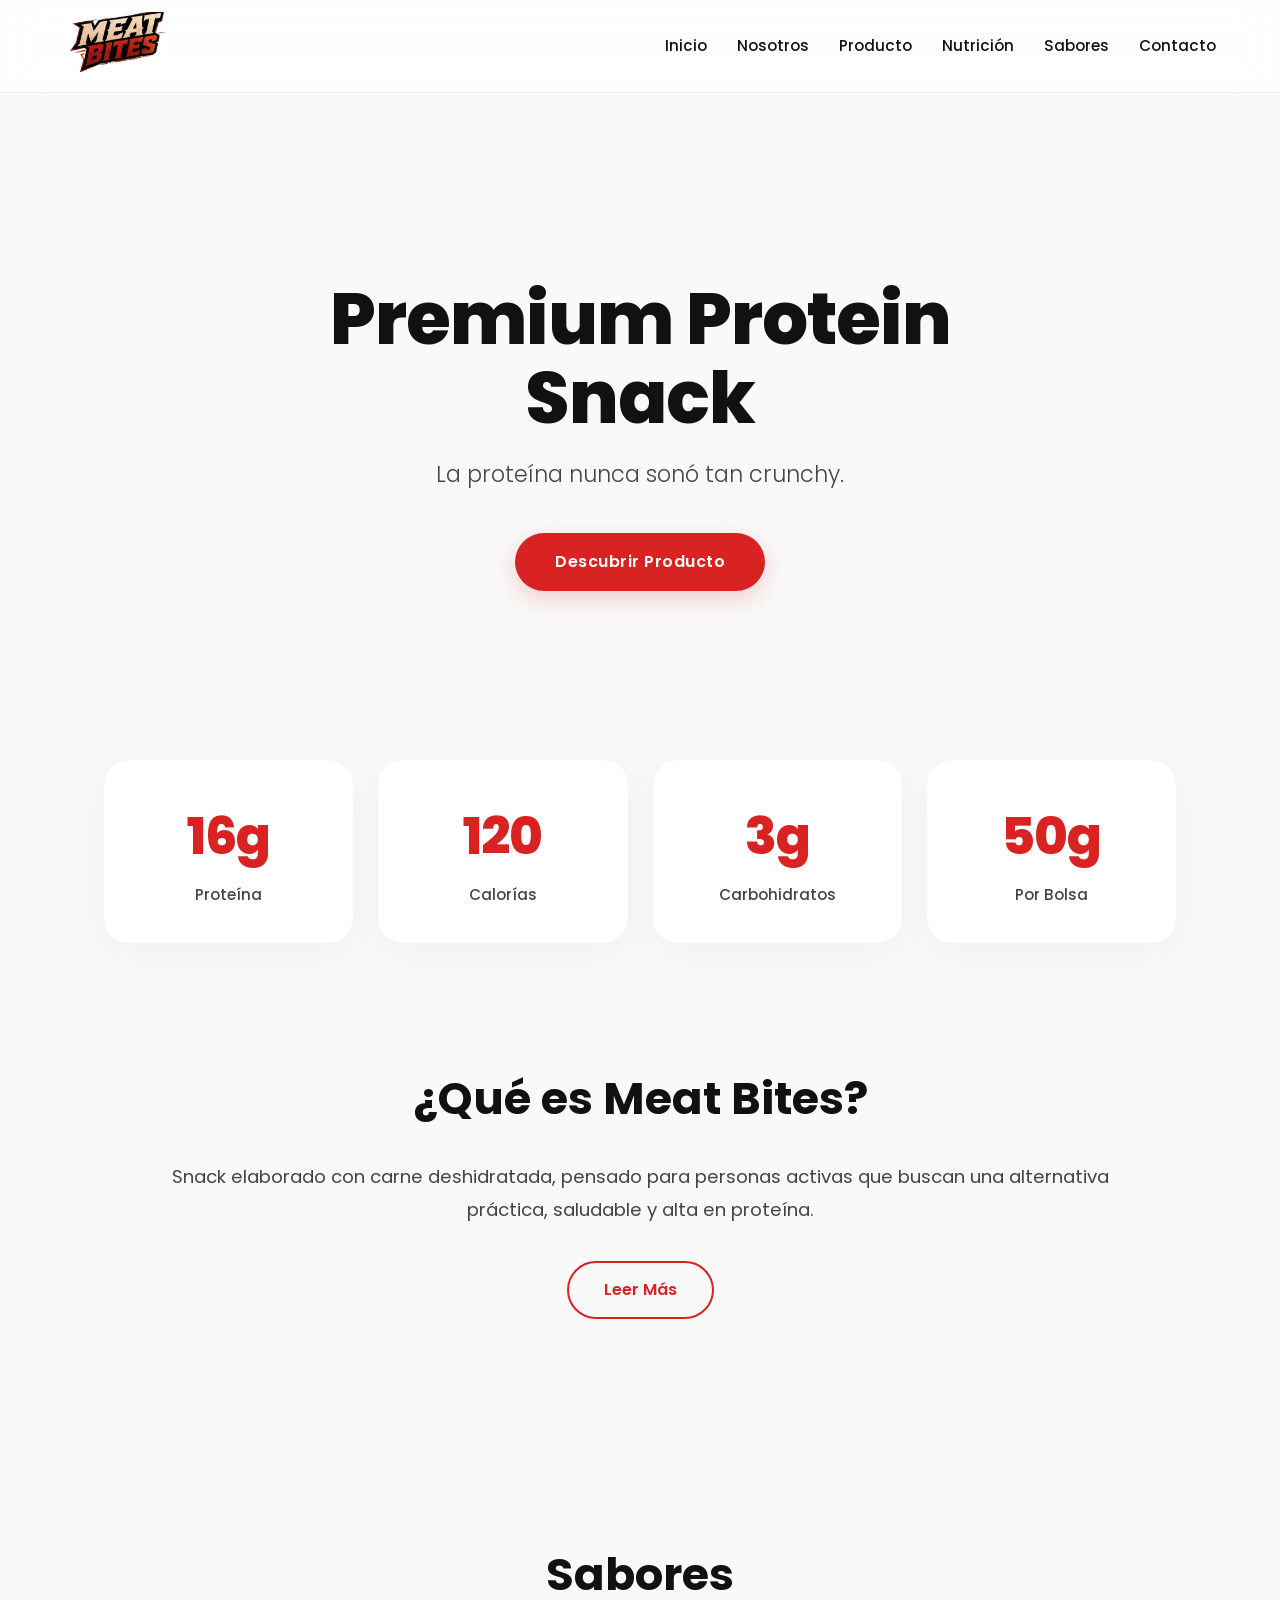
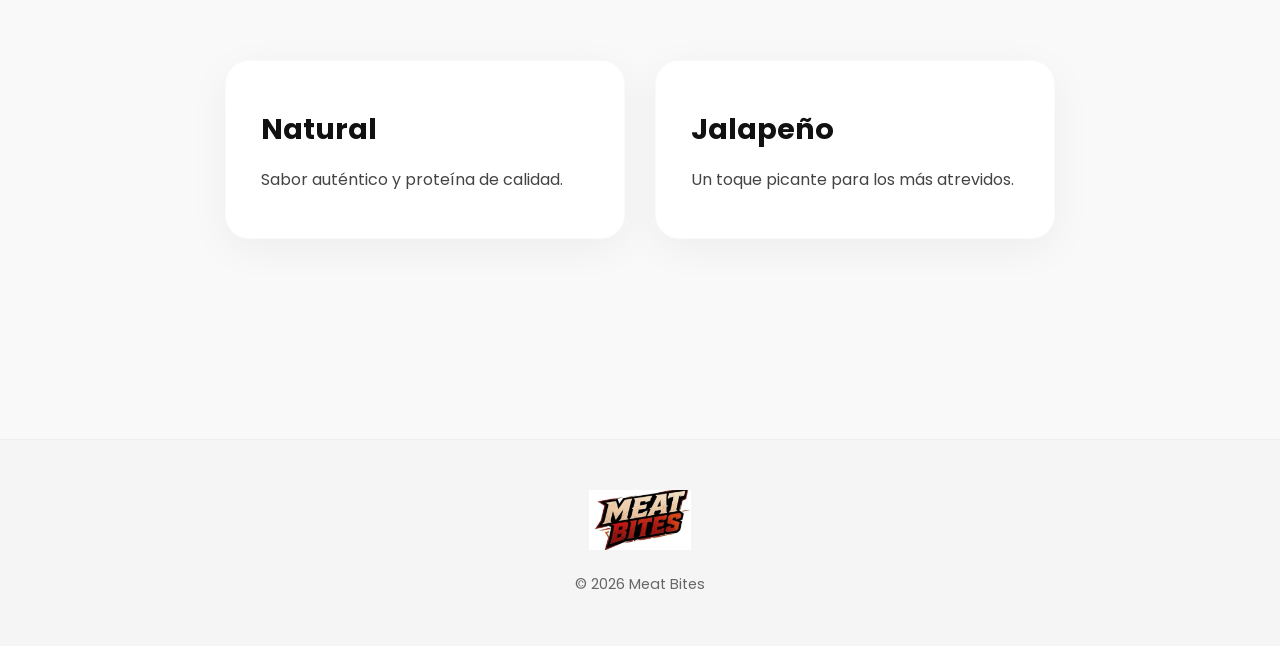
<file: index.html>
<!DOCTYPE html>
<html lang="es">
<head>
    <meta charset="UTF-8">
    <meta name="viewport" content="width=device-width, initial-scale=1.0">
    <title>Meat Bites | Premium Protein Snack</title>
    <link rel="stylesheet" href="style.css">
    <link href="https://fonts.googleapis.com/css2?family=Poppins:wght@300;400;500;600;700;800&display=swap" rel="stylesheet">
</head>
<body>

    <header>
        <nav>
            <div class="logo">
                <img src="logo.png" alt="Meat Bites">
            </div>
            <ul>
                <li><a href="index.html">Inicio</a></li>
                <li><a href="nosotros.html">Nosotros</a></li>
                <li><a href="producto.html">Producto</a></li>
                <li><a href="nutricion.html">Nutrición</a></li>
                <li><a href="sabores.html">Sabores</a></li>
                <li><a href="contacto.html">Contacto</a></li>
            </ul>
        </nav>
    </header>

    <section class="hero">
        <div class="hero-content">
            <h1>Premium Protein Snack</h1>
            <p>La proteína nunca sonó tan crunchy.</p>
            <a href="producto.html" class="btn">Descubrir Producto</a>
        </div>
    </section>

    <section class="stats">
        <div class="stat">
            <h2>16g</h2>
            <p>Proteína</p>
        </div>
        <div class="stat">
            <h2>120</h2>
            <p>Calorías</p>
        </div>
        <div class="stat">
            <h2>3g</h2>
            <p>Carbohidratos</p>
        </div>
        <div class="stat">
            <h2>50g</h2>
            <p>Por Bolsa</p>
        </div>
    </section>

    <section class="about">
        <div class="container">
            <div class="text">
                <h2>¿Qué es Meat Bites?</h2>
                <p>Snack elaborado con carne deshidratada, pensado para personas activas que buscan una alternativa práctica, saludable y alta en proteína.</p>
                <a href="nosotros.html" class="btn-outline">Leer Más</a>
            </div>
        </div>
    </section>

    <section class="flavors">
        <h2>Sabores</h2>
        <div class="cards">
            <div class="card">
                <h3>Natural</h3>
                <p>Sabor auténtico y proteína de calidad.</p>
            </div>
            <div class="card">
                <h3>Jalapeño</h3>
                <p>Un toque picante para los más atrevidos.</p>
            </div>
        </div>
    </section>

    <footer>
        <img src="logo.png" alt="logo">
        <p>© 2026 Meat Bites</p>
    </footer>

</body>
</html>
</file>
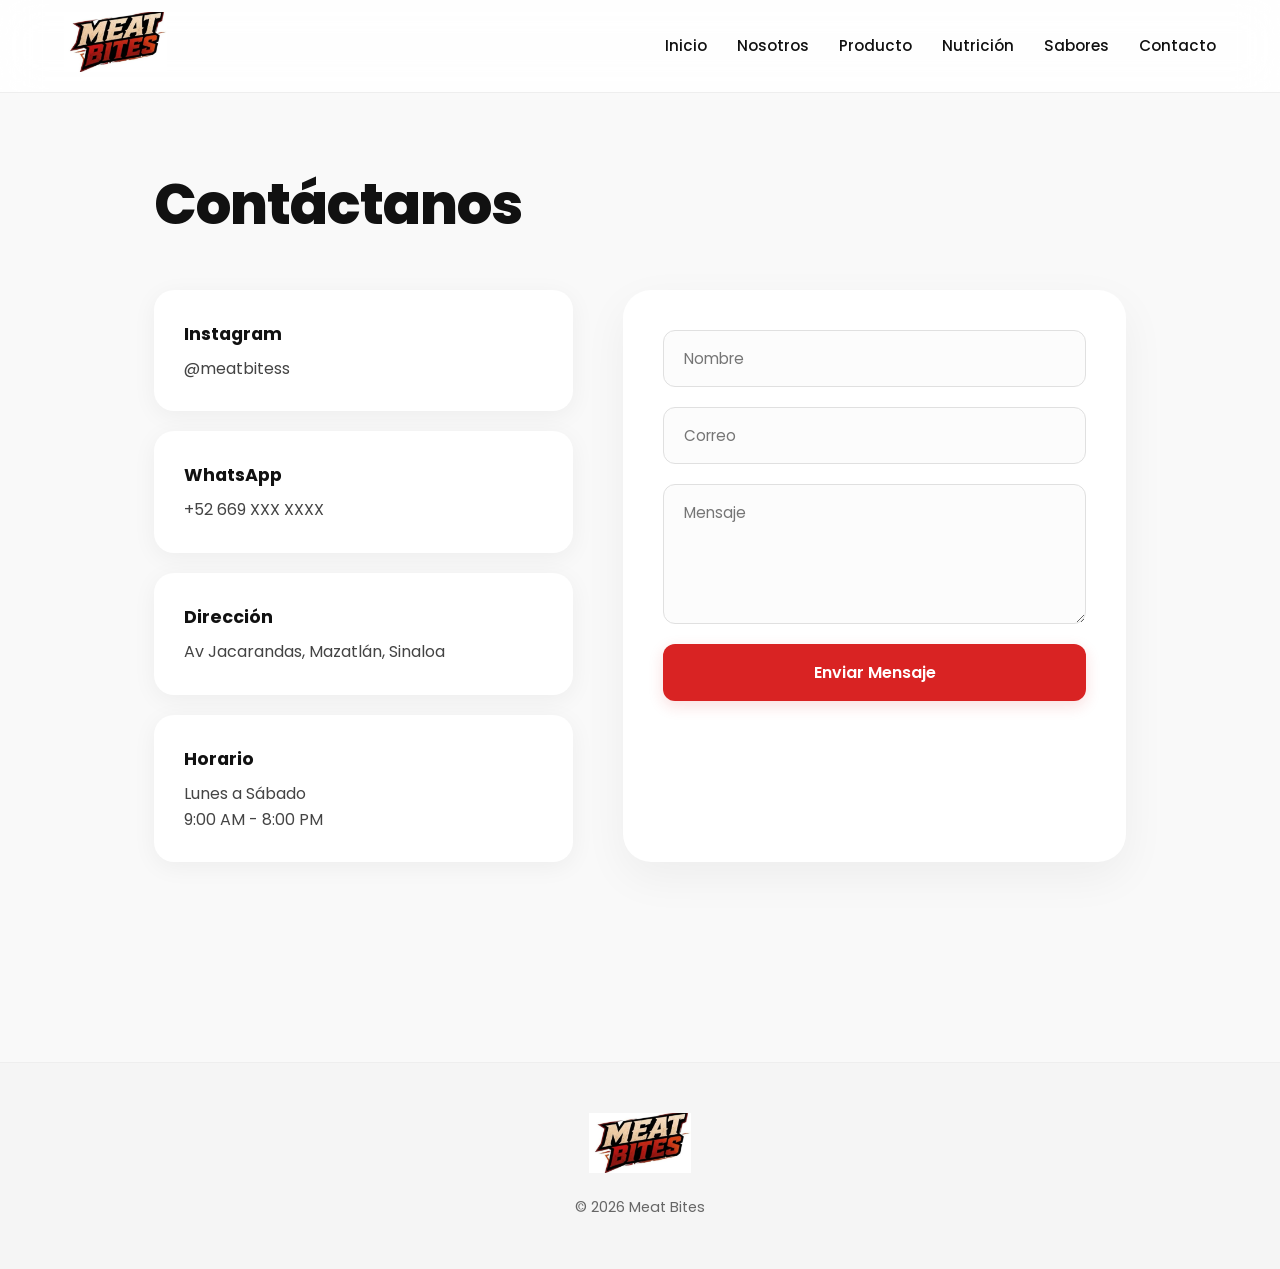
<file: contacto.html>
<!DOCTYPE html>
<html lang="es">
<head>
    <meta charset="UTF-8">
    <meta name="viewport" content="width=device-width, initial-scale=1.0">
    <title>Contacto | Meat Bites</title>
    <link rel="stylesheet" href="style.css">
    <link href="https://fonts.googleapis.com/css2?family=Poppins:wght@300;400;500;600;700;800&display=swap" rel="stylesheet">
</head>
<body>

    <header>
        <nav>
            <div class="logo">
                <img src="logo.png" alt="Meat Bites">
            </div>
            <ul>
                <li><a href="index.html">Inicio</a></li>
                <li><a href="nosotros.html">Nosotros</a></li>
                <li><a href="producto.html">Producto</a></li>
                <li><a href="nutricion.html">Nutrición</a></li>
                <li><a href="sabores.html">Sabores</a></li>
                <li><a href="contacto.html">Contacto</a></li>
            </ul>
        </nav>
    </header>

    <main class="page">
        <h1>Contáctanos</h1>
        
        <div class="contact-grid">
            <!-- Columna izquierda: Información comercial agrupada -->
            <div class="contact-details">
                <div>
                    <h3>Instagram</h3>
                    <p>@meatbitess</p>
                </div>
                <div>
                    <h3>WhatsApp</h3>
                    <p>+52 669 XXX XXXX</p>
                </div>
                <div>
                    <h3>Dirección</h3>
                    <p> Av Jacarandas, Mazatlán, Sinaloa</p>
                </div>
                <div>
                    <h3>Horario</h3>
                    <p>Lunes a Sábado<br>9:00 AM - 8:00 PM</p>
                </div>
            </div>

            <!-- Columna derecha: Formulario interactivo -->
            <form>
                <input type="text" placeholder="Nombre" required>
                <input type="email" placeholder="Correo" required>
                <textarea placeholder="Mensaje" required></textarea>
                <button type="submit">Enviar Mensaje</button>
            </form>
        </div>
    </main>

    <footer>
        <img src="logo.png" alt="logo">
        <p>© 2026 Meat Bites</p>
    </footer>

</body>
</html>
</file>
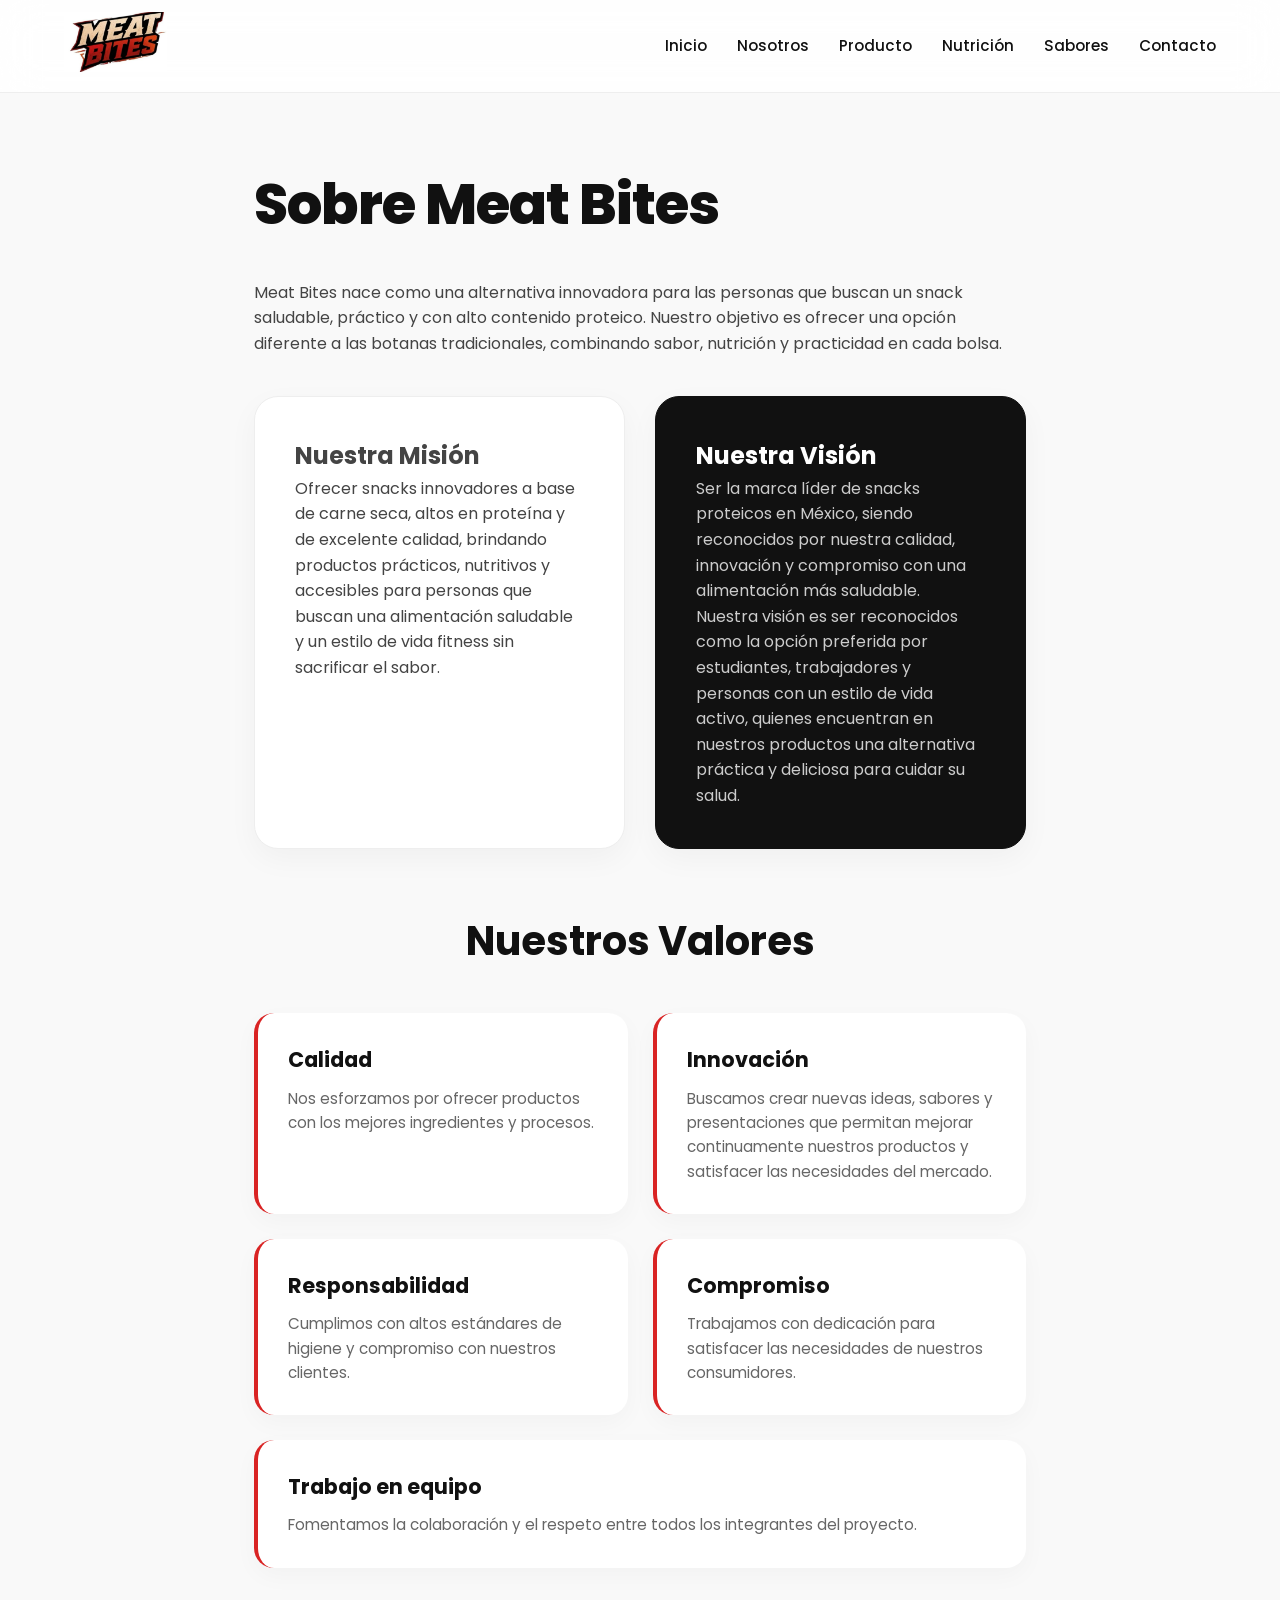
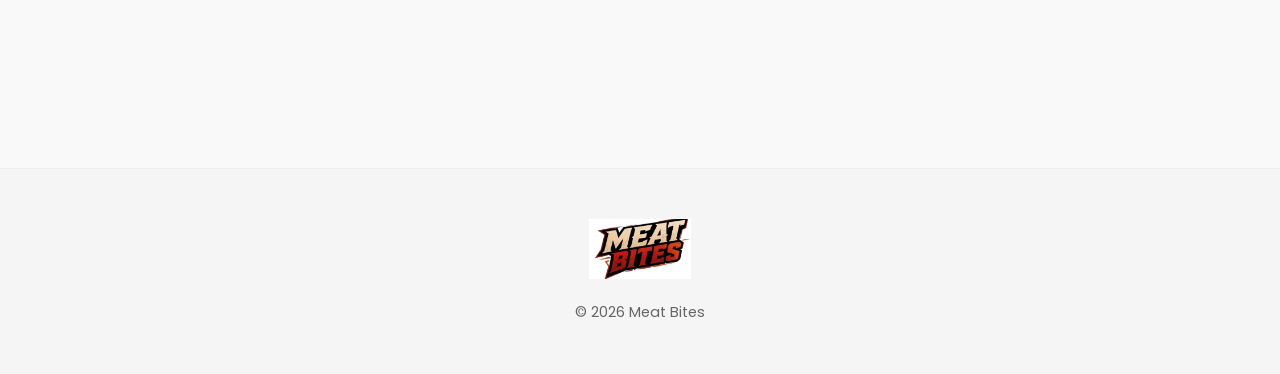
<file: nosotros.html>
<!DOCTYPE html>
<html lang="es">
<head>
    <meta charset="UTF-8">
    <meta name="viewport" content="width=device-width, initial-scale=1.0">
    <title>Nosotros | Meat Bites</title>
    <link rel="stylesheet" href="style.css">
    <link rel="icon" type="image/png" href="logo.png">
    <link href="https://fonts.googleapis.com/css2?family=Poppins:wght@300;400;500;600;700;800&display=swap" rel="stylesheet">
</head>
<body>

    <header>
        <nav>
            <div class="logo">
                <img src="logo.png" alt="Meat Bites">
            </div>
            <ul>
                <li><a href="index.html">Inicio</a></li>
                <li><a href="nosotros.html">Nosotros</a></li>
                <li><a href="producto.html">Producto</a></li>
                <li><a href="nutricion.html">Nutrición</a></li>
                <li><a href="sabores.html">Sabores</a></li>
                <li><a href="contacto.html">Contacto</a></li>
            </ul>
        </nav>
    </header>

    <main class="page">
        <h1>Sobre Meat Bites</h1>
        <p>Meat Bites nace como una alternativa innovadora para las personas que buscan un snack saludable, práctico y con alto contenido proteico. Nuestro objetivo es ofrecer una opción diferente a las botanas tradicionales, combinando sabor, nutrición y practicidad en cada bolsa.</p>
        
        <div class="mv-grid">
            <div class="mv-box">
                <h2>Nuestra Misión</h2>
                <p>Ofrecer snacks innovadores a base de carne seca, altos en proteína y de excelente calidad, brindando productos prácticos, nutritivos y accesibles para personas que buscan una alimentación saludable y un estilo de vida fitness sin sacrificar el sabor.</p>
            </div>
            <div class="mv-box highlighted">
                <h2>Nuestra Visión</h2>
                <p>Ser la marca líder de snacks proteicos en México, siendo reconocidos por nuestra calidad, innovación y compromiso con una alimentación más saludable. Nuestra visión es ser reconocidos como la opción preferida por estudiantes, trabajadores y personas con un estilo de vida activo, quienes encuentran en nuestros productos una alternativa práctica y deliciosa para cuidar su salud.</p>
            </div>
        </div>

        <div class="valores-section">
            <h2>Nuestros Valores</h2>
            <div class="valores-grid">
                <div class="valor-card">
                    <h3>Calidad</h3>
                    <p>Nos esforzamos por ofrecer productos con los mejores ingredientes y procesos.</p>
                </div>
                <div class="valor-card">
                    <h3>Innovación</h3>
                    <p>Buscamos crear nuevas ideas, sabores y presentaciones que permitan mejorar continuamente nuestros productos y satisfacer las necesidades del mercado.</p>
                </div>
                <div class="valor-card">
                    <h3>Responsabilidad</h3>
                    <p>Cumplimos con altos estándares de higiene y compromiso con nuestros clientes.</p>
                </div>
                <div class="valor-card">
                    <h3>Compromiso</h3>
                    <p>Trabajamos con dedicación para satisfacer las necesidades de nuestros consumidores.</p>
                </div>
                <div class="valor-card full-width">
                    <h3>Trabajo en equipo</h3>
                    <p>Fomentamos la colaboración y el respeto entre todos los integrantes del proyecto.</p>
                </div>
            </div>
        </div>
    </main>

    <footer>
        <img src="logo.png" alt="logo">
        <p>© 2026 Meat Bites</p>
    </footer>

</body>
</html>
</file>
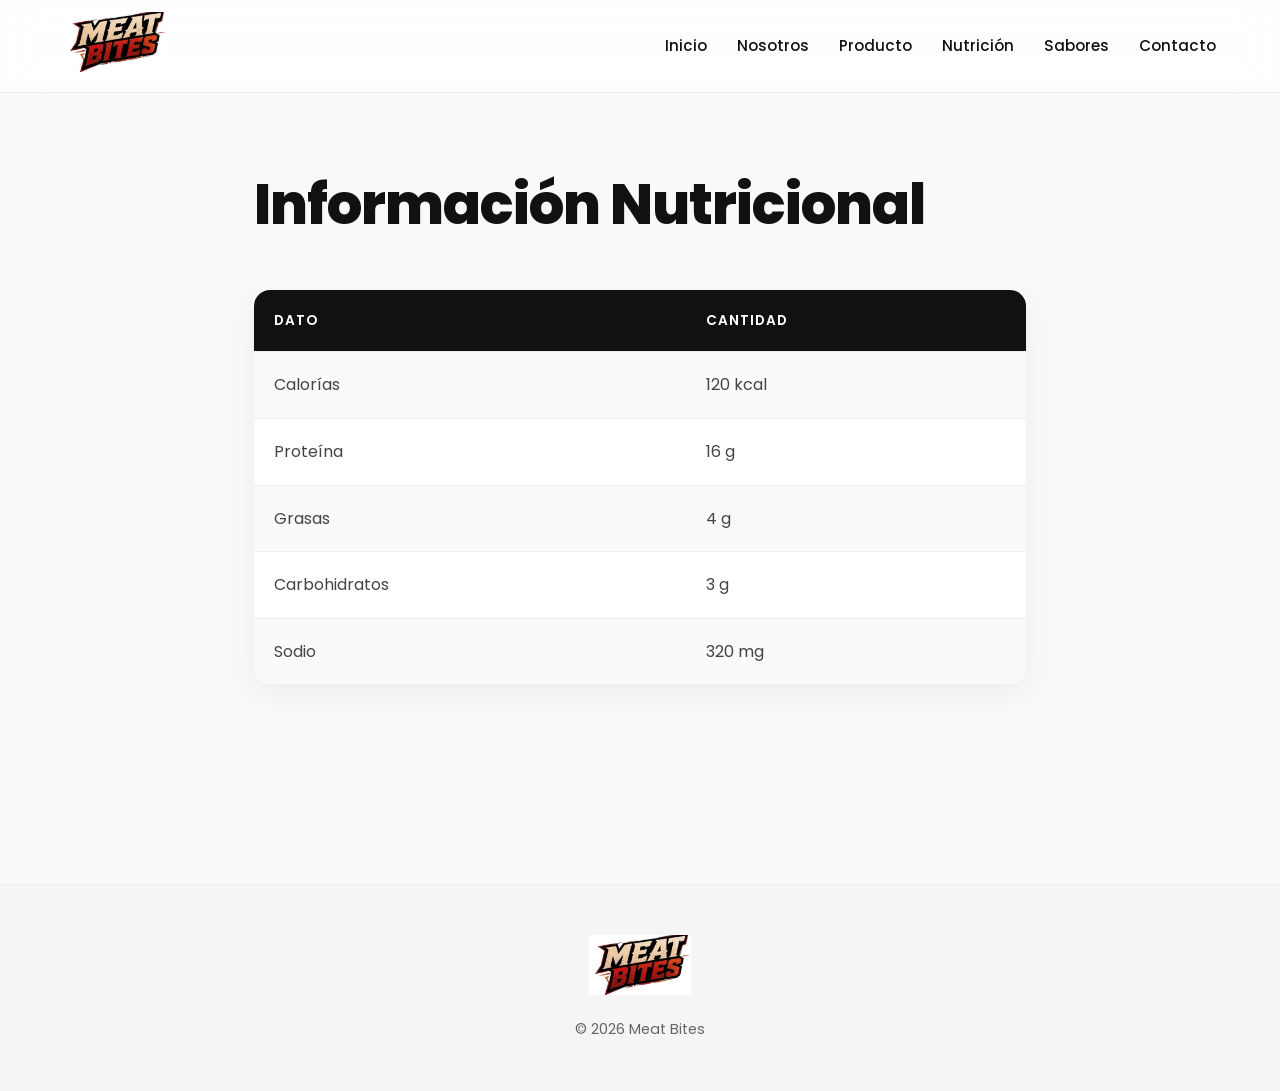
<file: nutricion.html>
<!DOCTYPE html>
<html lang="es">
<head>
    <meta charset="UTF-8">
    <meta name="viewport" content="width=device-width, initial-scale=1.0">
    <title>Información Nutricional | Meat Bites</title>
    <link rel="stylesheet" href="style.css">
    <link href="https://fonts.googleapis.com/css2?family=Poppins:wght@300;400;500;600;700;800&display=swap" rel="stylesheet">
</head>
<body>

    <header>
        <nav>
            <div class="logo">
                <img src="logo.png" alt="Meat Bites">
            </div>
            <ul>
                <li><a href="index.html">Inicio</a></li>
                <li><a href="nosotros.html">Nosotros</a></li>
                <li><a href="producto.html">Producto</a></li>
                <li><a href="nutricion.html">Nutrición</a></li>
                <li><a href="sabores.html">Sabores</a></li>
                <li><a href="contacto.html">Contacto</a></li>
            </ul>
        </nav>
    </header>

    <main class="page">
        <h1>Información Nutricional</h1>
        <table>
            <tr>
                <th>Dato</th>
                <th>Cantidad</th>
            </tr>
            <tr>
                <td>Calorías</td>
                <td>120 kcal</td>
            </tr>
            <tr>
                <td>Proteína</td>
                <td>16 g</td>
            </tr>
            <tr>
                <td>Grasas</td>
                <td>4 g</td>
            </tr>
            <tr>
                <td>Carbohidratos</td>
                <td>3 g</td>
            </tr>
            <tr>
                <td>Sodio</td>
                <td>320 mg</td>
            </tr>
        </table>
    </main>

    <footer>
        <img src="logo.png" alt="logo">
        <p>© 2026 Meat Bites</p>
    </footer>

</body>
</html>
</file>
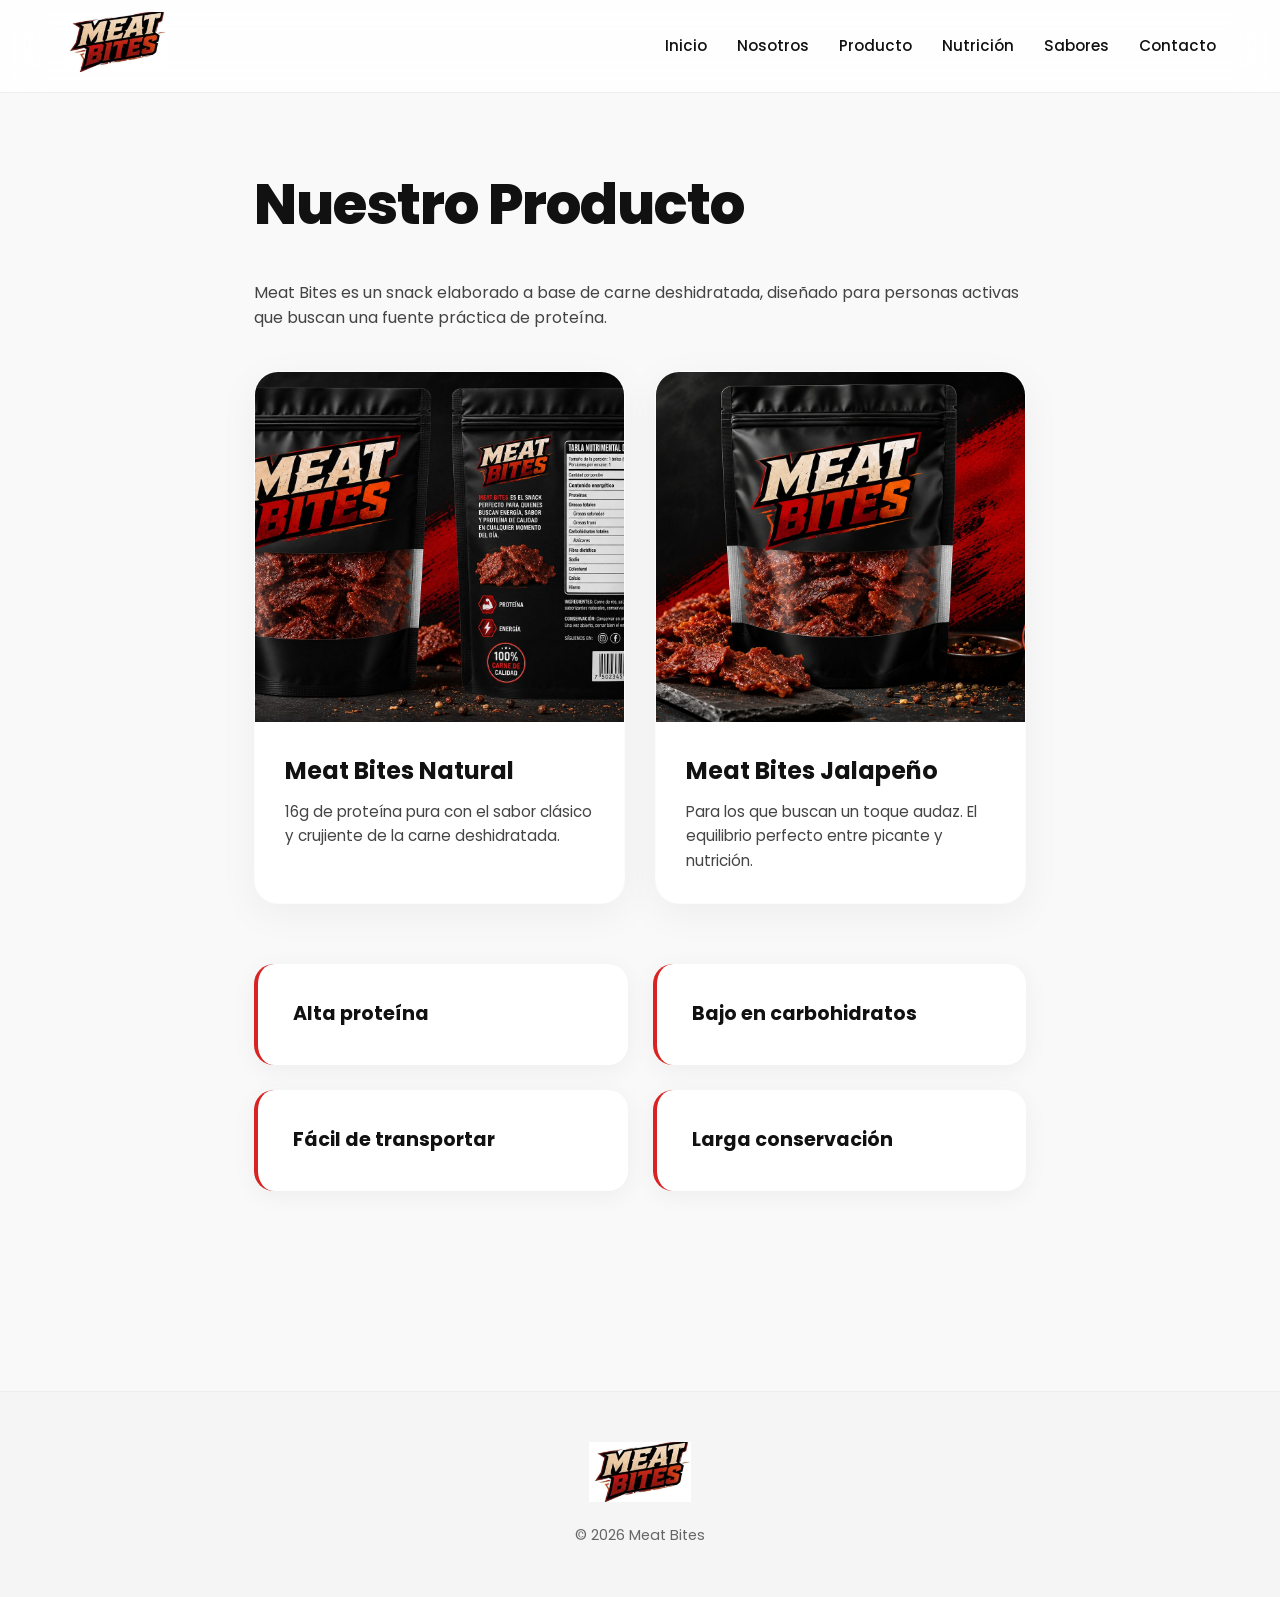
<file: producto.html>
<!DOCTYPE html>
<html lang="es">
<head>
    <meta charset="UTF-8">
    <meta name="viewport" content="width=device-width, initial-scale=1.0">
    <title>Nuestro Producto | Meat Bites</title>
    <link rel="stylesheet" href="style.css">
    <link rel="icon" type="image/png" href="logo.png">
    <link href="https://fonts.googleapis.com/css2?family=Poppins:wght@300;400;500;600;700;800&display=swap" rel="stylesheet">
</head>
<body>

    <header>
        <nav>
            <div class="logo">
                <img src="logo.png" alt="Meat Bites">
            </div>
            <ul>
                <li><a href="index.html">Inicio</a></li>
                <li><a href="nosotros.html">Nosotros</a></li>
                <li><a href="producto.html">Producto</a></li>
                <li><a href="nutricion.html">Nutrición</a></li>
                <li><a href="sabores.html">Sabores</a></li>
                <li><a href="contacto.html">Contacto</a></li>
            </ul>
        </nav>
    </header>

    <main class="page">
        <h1>Nuestro Producto</h1>
        <p>Meat Bites es un snack elaborado a base de carne deshidratada, diseñado para personas activas que buscan una fuente práctica de proteína.</p>
        
        <!-- SECCIÓN DE IMÁGENES DE PRODUCTO -->
        <div class="product-gallery">
            <div class="product-item">
                <img src="producto-natural.jpg" alt="Meat Bites Sabor Natural">
                <div class="product-info">
                    <h3>Meat Bites Natural</h3>
                    <p>16g de proteína pura con el sabor clásico y crujiente de la carne deshidratada.</p>
                </div>
            </div>

            <div class="product-item">
                <img src="producto-jalapeno.jpg" alt="Meat Bites Sabor Jalapeño">
                <div class="product-info">
                    <h3>Meat Bites Jalapeño</h3>
                    <p>Para los que buscan un toque audaz. El equilibrio perfecto entre picante y nutrición.</p>
                </div>
            </div>
        </div>

        <!-- Atributos o características principales -->
        <div class="features">
            <div class="feature">
                <h3>Alta proteína</h3>
            </div>
            <div class="feature">
                <h3>Bajo en carbohidratos</h3>
            </div>
            <div class="feature">
                <h3>Fácil de transportar</h3>
            </div>
            <div class="feature">
                <h3>Larga conservación</h3>
            </div>
        </div>
    </main>

    <footer>
        <img src="logo.png" alt="logo">
        <p>© 2026 Meat Bites</p>
    </footer>

</body>
</html>
</file>
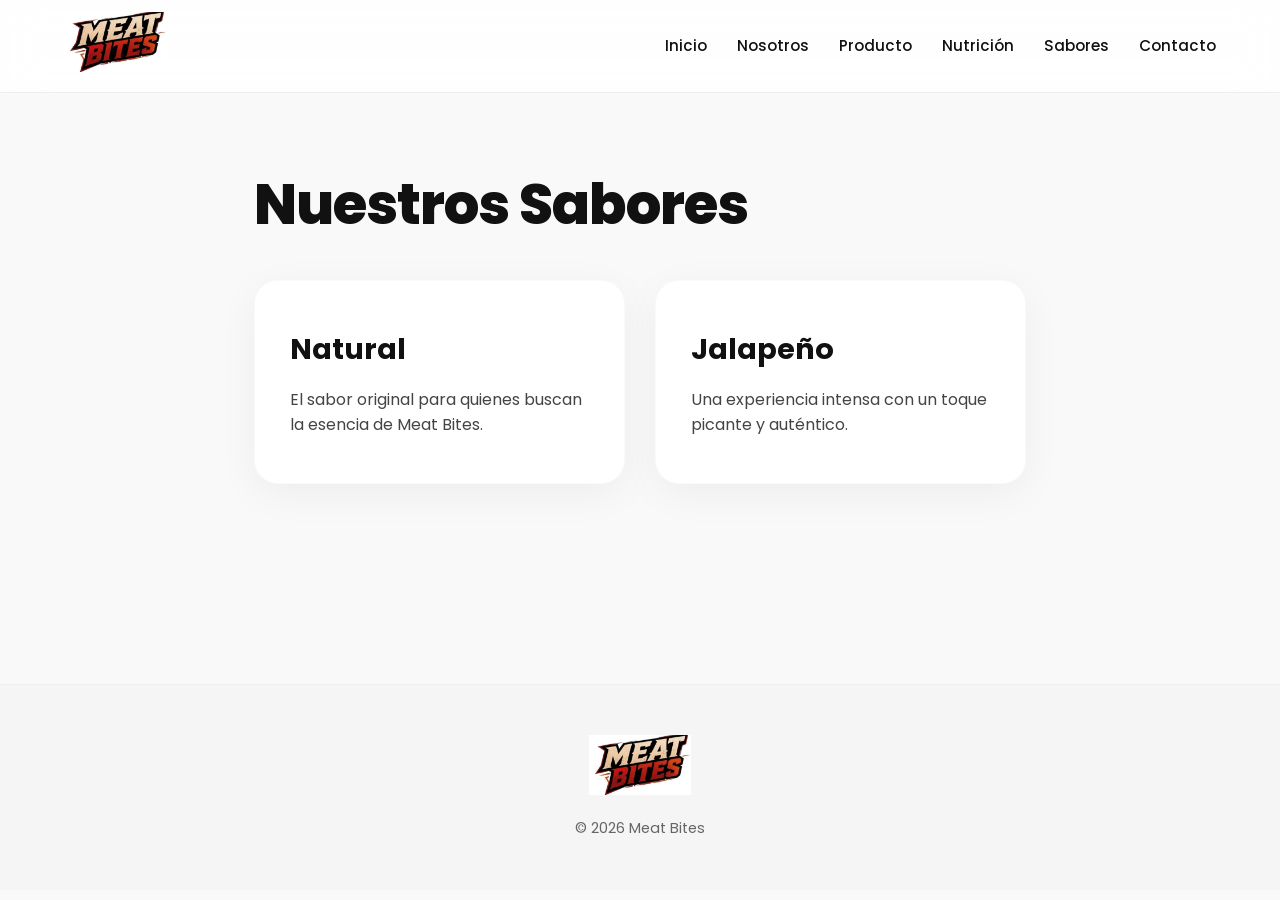
<file: sabores.html>
<!DOCTYPE html>
<html lang="es">
<head>
    <meta charset="UTF-8">
    <meta name="viewport" content="width=device-width, initial-scale=1.0">
    <title>Nuestros Sabores | Meat Bites</title>
    <link rel="stylesheet" href="style.css">
    <link href="https://fonts.googleapis.com/css2?family=Poppins:wght@300;400;500;600;700;800&display=swap" rel="stylesheet">
</head>
<body>

    <header>
        <nav>
            <div class="logo">
                <img src="logo.png" alt="Meat Bites">
            </div>
            <ul>
                <li><a href="index.html">Inicio</a></li>
                <li><a href="nosotros.html">Nosotros</a></li>
                <li><a href="producto.html">Producto</a></li>
                <li><a href="nutricion.html">Nutrición</a></li>
                <li><a href="sabores.html">Sabores</a></li>
                <li><a href="contacto.html">Contacto</a></li>
            </ul>
        </nav>
    </header>

    <main class="page">
        <h1>Nuestros Sabores</h1>
        <div class="cards">
            <div class="card">
                <h2>Natural</h2>
                <p>El sabor original para quienes buscan la esencia de Meat Bites.</p>
            </div>
            <div class="card">
                <h2>Jalapeño</h2>
                <p>Una experiencia intensa con un toque picante y auténtico.</p>
            </div>
        </div>
    </main>

    <footer>
        <img src="logo.png" alt="logo">
        <p>© 2026 Meat Bites</p>
    </footer>

</body>
</html>
</file>
<file: style.css>
@import url('https://fonts.googleapis.com/css2?family=Poppins:wght@300;400;500;600;700;800&display=swap');

:root {
    --primary: #d92323;
    --primary-hover: #b51c1c;
    --dark: #111111;
    --text: #444444;
    --light-bg: #f9f9f9;
    --card-bg: #ffffff;
    --border: #eeeeee;
    --shadow: rgba(0, 0, 0, 0.05);
    --transition: all 0.3s cubic-bezier(0.25, 0.8, 0.25, 1);
}

*{
    margin: 0;
    padding: 0;
    box-sizing: border-box;
    font-family: 'Poppins', sans-serif;
}

html{
    scroll-behavior: smooth;
}

body{
    background: var(--light-bg);
    color: var(--text);
    line-height: 1.6;
}

/* ===================== */
/* CABEZA */
/* ===================== */

header{
    position: fixed;
    top: 0;
    width: 100%;
    z-index: 1000;
    background: rgba(255, 255, 255, 0.85);
    backdrop-filter: blur(20px);
    -webkit-backdrop-filter: blur(20px);
    border-bottom: 1px solid var(--border);
}

nav{
    max-width: 1300px;
    margin: auto;
    padding: 12px 5%;
    display: flex;
    justify-content: space-between;
    align-items: center;
}

.logo img{
    height: 60px;
    width: auto;
    object-fit: contain;
    transition: var(--transition);
}

nav ul{
    display: flex;
    list-style: none;
    gap: 30px;
}

nav ul li a{
    text-decoration: none;
    color: var(--dark);
    font-weight: 500;
    font-size: 0.95rem;
    transition: var(--transition);
    position: relative;
    padding: 5px 0;
}

nav ul li a::after {
    content: '';
    position: absolute;
    bottom: 0;
    left: 0;
    width: 0;
    height: 2px;
    background: var(--primary);
    transition: var(--transition);
}

nav ul li a:hover::after {
    width: 100%;
}

nav ul li a:hover{
    color: var(--primary);
}

/* ===================== */
/* HERO */
/* ===================== */

.hero{
    min-height: 90vh;
    background: radial-gradient(circle at cubic-bezier(0.1, 0, 0, 1), #ffffff 0%, #f4f4f4 100%);
    display: flex;
    justify-content: center;
    align-items: center;
    text-align: center;
    padding: 140px 20px 80px;
}

.hero-content{
    max-width: 800px;
}

.hero h1{
    font-size: 4.5rem;
    font-weight: 800;
    color: var(--dark);
    line-height: 1.1;
    margin-bottom: 20px;
    letter-spacing: -1px;
}

.hero p{
    font-size: 1.4rem;
    color: var(--text);
    margin-bottom: 40px;
    font-weight: 300;
}

.btn{
    display: inline-block;
    padding: 16px 40px;
    background: var(--primary);
    color: white;
    text-decoration: none;
    border-radius: 50px;
    font-weight: 600;
    letter-spacing: 0.5px;
    box-shadow: 0 8px 25px rgba(217, 35, 35, 0.2);
    transition: var(--transition);
}

.btn:hover{
    background: var(--primary-hover);
    transform: translateY(-3px);
    box-shadow: 0 12px 30px rgba(217, 35, 35, 0.3.5);
}

/* ===================== */
/* ESTADISTICAS */
/* ===================== */

.stats{
    max-width: 1200px;
    margin: -50px auto 0;
    padding: 0 5%;
    display: grid;
    grid-template-columns: repeat(4, 1fr);
    gap: 25px;
    position: relative;
    z-index: 10;
}

.stat{
    background: var(--card-bg);
    border-radius: 24px;
    padding: 35px 20px;
    text-align: center;
    box-shadow: 0 10px 40px rgba(0,0,0,0.04);
    border: 1px solid rgba(0,0,0,0.01);
    transition: var(--transition);
}

.stat:hover{
    transform: translateY(-8px);
    box-shadow: 0 15px 40px rgba(0,0,0,0.08);
}

.stat h2{
    font-size: 3.2rem;
    font-weight: 800;
    color: var(--primary);
    margin-bottom: 5px;
    letter-spacing: -1px;
}

.stat p{
    color: var(--text);
    font-weight: 500;
    font-size: 0.95rem;
}

/* ===================== */
/* SOBRE NOSOTROS */
/* ===================== */

.about{
    padding: 120px 5%;
    background: transparent;
}

.container{
    max-width: 1000px;
    margin: auto;
    text-align: center;
}

.text h2, .vision h2{
    font-size: 2.8rem;
    color: var(--dark);
    margin-bottom: 25px;
    font-weight: 700;
}

.text p, .vision p{
    color: var(--text);
    font-size: 1.15rem;
    line-height: 1.8;
    margin-bottom: 35px;
}

.btn-outline{
    display: inline-block;
    text-decoration: none;
    border: 2px solid var(--primary);
    color: var(--primary);
    padding: 14px 35px;
    border-radius: 50px;
    font-weight: 600;
    transition: var(--transition);
}

.btn-outline:hover{
    background: var(--primary);
    color: white;
    box-shadow: 0 8px 25px rgba(217, 35, 35, 0.15);
}

/* ===================== */
/* CARTAS */
/* ===================== */

.flavors{
    padding: 100px 5% 120px;
}

.flavors h2{
    font-size: 2.8rem;
    margin-bottom: 50px;
    text-align: center;
    color: var(--dark);
}

.cards{
    display: flex;
    justify-content: center;
    gap: 30px;
    flex-wrap: wrap;
    max-width: 1200px;
    margin: auto;
}

.card{
    flex: 1;
    min-width: 280px;
    max-width: 400px;
    background: var(--card-bg);
    padding: 45px 35px;
    border-radius: 24px;
    box-shadow: 0 10px 40px var(--shadow);
    border: 1px solid rgba(0,0,0,0.02);
    transition: var(--transition);
}

.card:hover{
    transform: translateY(-10px);
    box-shadow: 0 20px 45px rgba(0, 0, 0, 0.08);
}

.card h2, .card h3{
    font-size: 1.8rem;
    margin-bottom: 15px;
    color: var(--dark);
}

.card p{
    color: var(--text);
    font-size: 1rem;
    line-height: 1.6;
}

/* ===================== */
/* DISEÑO INTERNO DE PAGINA */
/* ===================== */

.page{
    max-width: 900px;
    margin: auto;
    padding: 160px 5% 120px;
}

.page h1{
    font-size: 3.5rem;
    font-weight: 800;
    color: var(--dark);
    margin-bottom: 30px;
    letter-spacing: -1px;
}

.features{
    margin-top: 50px;
    display: grid;
    grid-template-columns: repeat(2, 1fr);
    gap: 25px;
}

.feature{
    background: var(--card-bg);
    padding: 35px;
    border-radius: 20px;
    box-shadow: 0 5px 25px var(--shadow);
    border-left: 4px solid var(--primary);
    transition: var(--transition);
}

.feature:hover{
    transform: translateX(5px);
    box-shadow: 0 10px 30px var(--shadow);
}

.feature h3{
    color: var(--dark);
    font-size: 1.2rem;
}

.vision {
    margin-top: 50px;
    background: var(--dark);
    color: white;
    padding: 50px;
    border-radius: 32px;
    text-align: center;
    box-shadow: 0 15px 40px rgba(0,0,0,0.15);
}

.vision h2 { color: white; }
.vision p { color: #ccc; margin-bottom: 0; }

table{
    width: 100%;
    border-collapse: separate;
    border-spacing: 0;
    margin-top: 40px;
    background: var(--card-bg);
    border-radius: 16px;
    overflow: hidden;
    box-shadow: 0 10px 30px var(--shadow);
}

th{
    background: var(--dark);
    color: white;
    font-weight: 600;
    text-transform: uppercase;
    font-size: 0.85rem;
    letter-spacing: 1px;
}

th, td{
    padding: 20px;
    text-align: left;
    border-bottom: 1px solid var(--border);
}

tr:last-child td {
    border-bottom: none;
}

tr:nth-child(even) td {
    background: #fafafa;
}

/* ===================== */
/* CONTACTO */
/* ===================== */

.page:has(.contact-grid) {
    max-width: 1100px;
}

.contact-grid{
    display: grid;
    grid-template-columns: 1fr 1.2fr;
    gap: 50px;
    margin-top: 40px;
}

/* Columna de tarjetas informativas */
.contact-details {
    display: grid;
    grid-template-columns: 1fr;
    gap: 20px;
}

.contact-grid div:not(.contact-details) {
    background: var(--card-bg);
    padding: 30px;
    border-radius: 20px;
    box-shadow: 0 5px 25px var(--shadow);
}

.contact-grid h3{
    margin-bottom: 8px;
    font-size: 1.1rem;
    color: var(--dark);
}

.contact-grid p {
    margin-bottom: 0;
    font-size: 1rem;
}

form{
    background: var(--card-bg);
    padding: 40px;
    border-radius: 28px;
    box-shadow: 0 15px 45px var(--shadow);
    display: flex;
    flex-direction: column;
    gap: 20px;
}

input, textarea{
    width: 100%;
    padding: 16px 20px;
    border: 1px solid #e0e0e0;
    background: #fcfcfc;
    border-radius: 12px;
    font-size: 0.95rem;
    color: var(--dark);
    transition: var(--transition);
}

input:focus, textarea:focus{
    outline: none;
    border-color: var(--primary);
    background: white;
    box-shadow: 0 0 0 4px rgba(217, 35, 35, 0.1);
}

textarea{
    min-height: 140px;
    resize: vertical;
}

button{
    background: var(--primary);
    color: white;
    border: none;
    padding: 16px;
    border-radius: 12px;
    cursor: pointer;
    font-size: 1rem;
    font-weight: 600;
    transition: var(--transition);
    box-shadow: 0 5px 15px rgba(217, 35, 35, 0.15);
}

button:hover{
    background: var(--primary-hover);
    transform: translateY(-2px);
    box-shadow: 0 8px 20px rgba(217, 35, 35, 0.25);
}

/* ===================== */
/* COMIDA */
/* ===================== */

footer{
    background: #f5f5f5;
    text-align: center;
    padding: 50px 20px;
    margin-top: 80px;
    border-top: 1px solid var(--border);
}

footer img{
    height: 60px; 
    width: auto;
    object-fit: contain;
    margin-bottom: 15px;
}

footer p{
    color: #666666;
    font-size: 0.9rem;
}

/* ===================== */
/* DISEÑO RESPONSIVO */
/* ===================== */

@media(max-width:1024px){
    .stats{
        grid-template-columns: repeat(2, 1fr);
        margin-top: 0;
        padding: 50px 5% 0;
    }
    
    .contact-grid {
        grid-template-columns: 1fr;
        gap: 40px;
    }
}

@media(max-width:768px){
    nav{
        flex-direction: column;
        gap: 15px;
        padding: 15px 5%;
    }

    nav ul{
        gap: 20px;
        flex-wrap: wrap;
        justify-content: center;
    }

    .hero h1{
        font-size: 3rem;
    }

    .page h1{
        font-size: 2.6rem;
    }

    .features{
        grid-template-columns: 1fr;
    }

    .stats{
        grid-template-columns: 1fr;
    }
    
    .vision {
        padding: 35px 20px;
    }
}

/* ===================== */
/* GALERÍA DE PRODUCTOS */
/* ===================== */

.product-gallery {
    display: grid;
    grid-template-columns: repeat(2, 1fr);
    gap: 30px;
    margin: 40px 0 60px;
}

.product-item {
    background: var(--card-bg);
    border-radius: 24px;
    overflow: hidden;
    box-shadow: 0 10px 40px var(--shadow);
    transition: var(--transition);
    border: 1px solid rgba(0,0,0,0.01);
}

.product-item:hover {
    transform: translateY(-8px);
    box-shadow: 0 20px 45px rgba(0, 0, 0, 0.08);
}

.product-item img {
    width: 100%;
    height: 350px;
    object-fit: cover; /* Esto hace que la foto se recorte perfectamente al espacio sin deformarse */
    display: block;
    background-color: #f0f0f0; /* Color gris de fondo mientras carga la imagen */
}

.product-info {
    padding: 30px;
}

.product-info h3 {
    font-size: 1.5rem;
    color: var(--dark);
    margin-bottom: 10px;
}

.product-info p {
    font-size: 0.95rem;
    color: var(--text);
    margin-bottom: 0;
    line-height: 1.6;
}

/* Responsive para celulares */
@media(max-width: 768px) {
    .product-gallery {
        grid-template-columns: 1fr; /* En celulares se pone una imagen arriba de la otra */
        gap: 20px;
    }
    
    .product-item img {
        height: 280px; /* Reducimos un poco la altura en pantallas chicas */
    }
}

/* ===================== */
/* SECCIÓN NOSOTROS (MISION, VISION, VALORES) */
/* ===================== */

.mv-grid {
    display: grid;
    grid-template-columns: repeat(2, 1fr);
    gap: 30px;
    margin: 40px 0 60px;
}

.mv-box {
    background: var(--card-bg, #ffffff);
    padding: 40px;
    border-radius: 24px;
    box-shadow: 0 10px 30px rgba(0,0,0,0.04);
    border: 1px solid #eeeeee;
}

.mv-box.highlighted {
    background: #111111;
    border-color: #111111;
}

.mv-box.highlighted h2 {
    color: #ffffff;
}

.mv-box.highlighted p {
    color: #cccccc;
}

.valores-section {
    margin-top: 60px;
}

.valores-section h2 {
    font-size: 2.5rem;
    text-align: center;
    margin-bottom: 40px;
    color: #111111;
}

.valores-grid {
    display: grid;
    grid-template-columns: repeat(2, 1fr);
    gap: 25px;
}

.valor-card {
    background: var(--card-bg, #ffffff);
    padding: 30px;
    border-radius: 20px;
    box-shadow: 0 8px 25px rgba(0,0,0,0.03);
    border-left: 4px solid #d92323; /* Detalle de línea roja de la marca */
    transition: .3s;
}

.valor-card:hover {
    transform: translateY(-4px);
    box-shadow: 0 12px 30px rgba(0,0,0,0.07);
}

.valor-card h3 {
    font-size: 1.3rem;
    color: #111111;
    margin-bottom: 10px;
}

.valor-card p {
    font-size: 0.95rem;
    color: #666666;
    margin-bottom: 0;
    line-height: 1.6;
}

/* El último valor se estira para balancear el diseño */
.valor-card.full-width {
    grid-column: span 2;
}

/* Ajustes para celulares */
@media(max-width: 768px) {
    .mv-grid, .valores-grid {
        grid-template-columns: 1fr;
    }
    .valor-card.full-width {
        grid-column: span 1;
    }
}
</file>
